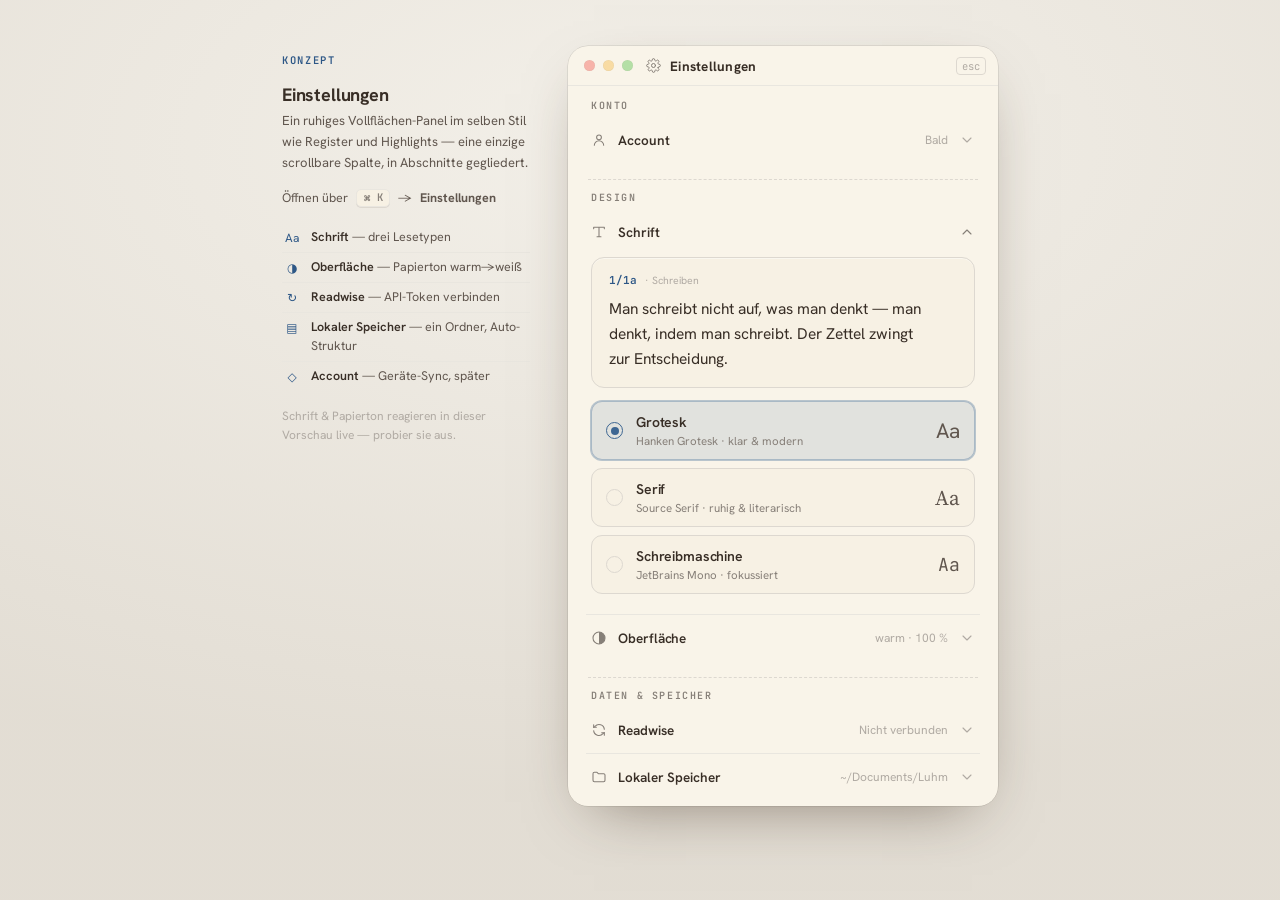
<file: project/Luhm 2.0 - Einstellungen (Konzept).html>
<!DOCTYPE html>
<html lang="de">
<head>
<meta charset="UTF-8" />
<meta name="viewport" content="width=device-width, initial-scale=1.0" />
<title>Luhm 2.0 · Einstellungen (Konzept)</title>
<link rel="preconnect" href="https://fonts.googleapis.com" />
<link rel="preconnect" href="https://fonts.gstatic.com" crossorigin />
<link href="https://fonts.googleapis.com/css2?family=Hanken+Grotesk:wght@400;500;600;700&family=JetBrains+Mono:wght@400;500;600&family=Source+Serif+4:opsz,wght@8..60,400;8..60,500;8..60,600&display=swap" rel="stylesheet" />
<link rel="stylesheet" href="z2-style.css" />
<style>
  html,body{ height:100%; margin:0; }
  body{
    background: radial-gradient(120% 90% at 50% 16%, oklch(0.955 0.010 86), oklch(0.90 0.014 82) 80%);
    display:flex; align-items:flex-start; justify-content:center; gap:38px;
    padding:46px 24px 60px; min-height:100%;
    font-family:'Hanken Grotesk', system-ui, sans-serif;
    color:var(--ink);
  }
  /* Konzept-Begleittext links */
  .konzept-note{ width:248px; flex:0 0 auto; padding-top:6px; }
  .konzept-note h1{ font-size:18px; font-weight:700; letter-spacing:-0.01em; margin:0 0 4px; color:var(--ink); }
  .konzept-note .kicker{ font-family:var(--mono); font-size:10.5px; font-weight:600; letter-spacing:.16em; text-transform:uppercase; color:var(--accent-ink); margin:0 0 14px; }
  .konzept-note p{ font-size:13px; line-height:1.62; color:var(--ink-soft); margin:0 0 13px; text-wrap:pretty; }
  .konzept-note .open-via{ display:inline-flex; align-items:center; gap:8px; font-size:12.5px; color:var(--ink-soft); margin-top:2px; }
  .konzept-note ul{ margin:4px 0 0; padding:0; list-style:none; }
  .konzept-note li{ display:flex; gap:9px; font-size:12.5px; line-height:1.5; color:var(--ink-soft); padding:5px 0; border-top:1px solid var(--line-soft); }
  .konzept-note li:first-child{ border-top:none; }
  .konzept-note li b{ color:var(--ink); font-weight:600; }
  .konzept-note li i{ color:var(--accent-ink); font-style:normal; flex:0 0 auto; width:20px; text-align:center; margin-top:1px; font-size:12px; }

  /* Fenster */
  #win{ width:430px; height:760px; flex:0 0 auto; }
  #win > .z2-win{ width:100%; height:100%; }

  /* ============ Einstellungen-Panel ============ */
  .z2-set{ flex:1; min-height:0; display:flex; flex-direction:column; }
  .z2-setbody{ flex:1; min-height:0; overflow-y:auto; padding:6px 18px 26px; }
  .z2-setbody::-webkit-scrollbar{ width:8px; }
  .z2-setbody::-webkit-scrollbar-thumb{ background:var(--line); border-radius:99px; }

  .z2-setsec{ padding-top:22px; }
  .z2-setsec:first-child{ padding-top:14px; }
  .z2-setlabel{ display:flex; align-items:center; gap:8px; font-family:var(--mono); font-size:10px; font-weight:600; letter-spacing:.15em; text-transform:uppercase; color:var(--ink-ghost); margin-bottom:12px; }
  .z2-setlabel svg{ width:13px; height:13px; color:var(--ink-faint); }
  .z2-sethint{ font-size:12px; line-height:1.55; color:var(--ink-faint); margin:10px 2px 0; text-wrap:pretty; }

  /* Akkordeon-Sektionen */
  .z2-acc{ border-top:1px solid var(--line-soft); }
  .z2-acc:first-of-type{ border-top:none; }
  .z2-acchead{ display:flex; align-items:center; gap:11px; width:100%; text-align:left; background:none; border:none; padding:14px 5px; cursor:pointer; color:var(--ink); font:inherit; border-radius:8px; transition: background .12s; }
  .z2-acchead:hover{ background:var(--paper-2); }
  .z2-accic{ flex:0 0 auto; display:inline-flex; color:var(--ink-faint); }
  .z2-accic svg{ width:16px; height:16px; }
  .z2-acctitle{ flex:0 0 auto; font-size:13.5px; font-weight:600; letter-spacing:-0.005em; color:var(--ink); }
  .z2-accval{ flex:1; min-width:0; text-align:right; font-size:12px; color:var(--ink-ghost); white-space:nowrap; overflow:hidden; text-overflow:ellipsis; transition: opacity .16s; }
  .z2-acc.open .z2-accval{ opacity:0; }
  .z2-accchev{ flex:0 0 auto; display:inline-flex; color:var(--ink-ghost); transition: transform .22s ease, color .12s; }
  .z2-accchev svg{ width:16px; height:16px; }
  .z2-acc.open .z2-accchev{ transform:rotate(180deg); color:var(--ink-faint); }
  .z2-accbody{ display:none; }
  .z2-acc.open .z2-accbody{ display:block; }
  .z2-accpad{ padding:2px 5px 20px; }
  .z2-accpad .z2-preview{ margin-bottom:13px; }

  /* Themen-Gruppen */
  .z2-grouphead{ font-family:var(--mono); font-size:10px; font-weight:600; letter-spacing:.16em; text-transform:uppercase; color:var(--ink-faint); padding:7px 5px 5px; }
  .z2-groupsep{ border:none; border-top:1px dashed var(--line); margin:16px 2px 4px; }
  .z2-acc{ border-top:1px solid var(--line-soft); }
  .z2-grouphead + .z2-acc{ border-top:none; }

  /* Live-Vorschau (Mini-Zettel) */
  .z2-preview{ border:1px solid var(--line); border-radius:13px; background:var(--paper-top); padding:15px 17px 16px; box-shadow: inset 0 1px 0 oklch(1 0 0 / .4); }
  .z2-preview-top{ display:flex; flex-wrap:nowrap; align-items:baseline; gap:8px; margin-bottom:9px; }
  .z2-preview-addr{ font-family:var(--mono); font-size:11px; font-weight:600; color:var(--accent-ink); }
  .z2-preview-reihe{ font-size:10.5px; color:var(--ink-ghost); }
  .z2-preview-body{ font-size:15.5px; line-height:1.62; color:var(--ink); text-wrap:pretty; }

  /* Schrift-Optionen */
  .z2-fonts{ display:flex; flex-direction:column; gap:8px; }
  .z2-fontopt{ display:flex; align-items:center; gap:13px; width:100%; text-align:left; background:var(--paper-top); border:1px solid var(--line); border-radius:11px; padding:11px 14px; cursor:pointer; transition: border-color .14s, background .14s, box-shadow .14s; }
  .z2-fontopt:hover{ border-color:var(--line); background:var(--paper-2); }
  .z2-fontopt.on{ border-color:var(--accent-line); background:var(--accent-wash); box-shadow: 0 0 0 1px var(--accent-line); }
  .z2-fontradio{ flex:0 0 auto; width:17px; height:17px; border-radius:50%; border:1.5px solid var(--line); display:inline-flex; align-items:center; justify-content:center; transition: border-color .14s; }
  .z2-fontopt.on .z2-fontradio{ border-color:var(--accent); }
  .z2-fontradio i{ width:8px; height:8px; border-radius:50%; background:var(--accent); transform:scale(0); transition: transform .14s; }
  .z2-fontopt.on .z2-fontradio i{ transform:scale(1); }
  .z2-fonttext{ flex:1; min-width:0; }
  .z2-fontname{ display:block; font-size:14px; font-weight:600; color:var(--ink); letter-spacing:-0.01em; }
  .z2-fontmeta{ display:block; font-size:11.5px; color:var(--ink-faint); margin-top:2px; }
  .z2-fontsample{ flex:0 0 auto; font-size:21px; color:var(--ink-soft); line-height:1; }

  /* Regler */
  .z2-slider-wrap{ background:var(--paper-top); border:1px solid var(--line); border-radius:12px; padding:15px 16px 13px; }
  .z2-slider-ends{ display:flex; justify-content:space-between; font-size:11.5px; color:var(--ink-faint); margin-bottom:11px; }
  .z2-slider-ends b{ color:var(--ink-soft); font-weight:600; }
  input[type=range].z2-range{ -webkit-appearance:none; appearance:none; width:100%; height:10px; border-radius:99px; outline:none; cursor:pointer;
    background: linear-gradient(90deg, oklch(0.955 0.030 86), oklch(1 0 0)); border:1px solid var(--line); }
  input[type=range].z2-range::-webkit-slider-thumb{ -webkit-appearance:none; appearance:none; width:22px; height:22px; border-radius:50%; background:var(--paper); border:1px solid var(--line); box-shadow:0 2px 6px -1px oklch(0.3 0.04 60 / .4), inset 0 0 0 3px var(--paper); cursor:grab; }
  input[type=range].z2-range::-webkit-slider-thumb:active{ cursor:grabbing; }
  input[type=range].z2-range::-moz-range-thumb{ width:22px; height:22px; border-radius:50%; background:var(--paper); border:1px solid var(--line); box-shadow:0 2px 6px -1px oklch(0.3 0.04 60 / .4), inset 0 0 0 3px var(--paper); cursor:grab; }
  .z2-slider-val{ display:flex; align-items:center; justify-content:space-between; gap:10px; margin-top:11px; font-size:12px; color:var(--ink-faint); }
  .z2-slider-val span{ white-space:nowrap; }
  .z2-slider-val .v{ font-family:var(--mono); color:var(--ink-soft); }

  /* Felder & Buttons */
  .z2-field{ display:flex; gap:8px; align-items:stretch; }
  .z2-input{ flex:1; min-width:0; height:38px; padding:0 12px; border:1px solid var(--line); border-radius:9px; background:var(--paper-top); font:inherit; font-size:13px; color:var(--ink); outline:none; transition: border-color .14s, box-shadow .14s; }
  .z2-input::placeholder{ color:var(--ink-ghost); }
  .z2-input:focus{ border-color:var(--accent-line); box-shadow: 0 0 0 3px var(--accent-wash); }
  .z2-input.mono{ font-family:var(--mono); font-size:12px; }
  .z2-btn{ display:inline-flex; align-items:center; justify-content:center; gap:7px; height:38px; padding:0 15px; border-radius:9px; font:inherit; font-size:13px; font-weight:600; cursor:pointer; white-space:nowrap; transition: background .14s, border-color .14s, color .14s; }
  .z2-btn.primary{ background:var(--accent); border:1px solid var(--accent); color:oklch(0.99 0.005 250); }
  .z2-btn.primary:hover{ background:var(--accent-ink); }
  .z2-btn.ghost{ background:var(--paper-top); border:1px solid var(--line); color:var(--ink-soft); }
  .z2-btn.ghost:hover{ border-color:var(--accent-line); color:var(--accent-ink); }
  .z2-btn svg{ width:15px; height:15px; }

  /* Status-Pille */
  .z2-status{ display:inline-flex; align-items:center; gap:7px; white-space:nowrap; font-size:12px; font-weight:600; color:var(--ink-soft); margin-bottom:11px; }
  .z2-dot{ width:8px; height:8px; border-radius:50%; flex:0 0 auto; }
  .z2-dot.off{ background:var(--ink-ghost); }
  .z2-dot.on{ background:oklch(0.62 0.13 150); box-shadow:0 0 0 3px oklch(0.62 0.13 150 / .18); }
  .z2-substatus{ font-size:11.5px; color:var(--ink-faint); margin-top:9px; }
  .z2-substatus b{ color:var(--ink-soft); font-weight:600; }

  /* Ordner-Struktur */
  .z2-tree{ margin-top:11px; background:var(--paper-2); border:1px solid var(--line-soft); border-radius:11px; padding:11px 14px; }
  .z2-trow{ display:flex; align-items:baseline; gap:10px; font-family:var(--mono); font-size:12px; line-height:1.9; }
  .z2-trow .nm{ flex:0 0 auto; }
  .z2-trow .cmt{ flex:1; text-align:right; color:var(--ink-ghost); font-size:11px; overflow:hidden; text-overflow:ellipsis; white-space:nowrap; }
  .z2-tree .root{ color:var(--ink); font-weight:600; }
  .z2-tree .sub{ color:var(--accent-ink); font-weight:600; }
  .z2-tree .file{ color:var(--ink-faint); font-size:11px; }

  /* Account (später) */
  .z2-soon{ display:flex; align-items:center; gap:13px; background:var(--paper-2); border:1px dashed var(--line); border-radius:12px; padding:14px 15px; }
  .z2-soon-ic{ flex:0 0 auto; width:34px; height:34px; border-radius:9px; background:var(--paper-top); border:1px solid var(--line-soft); display:inline-flex; align-items:center; justify-content:center; color:var(--ink-faint); }
  .z2-soon-ic svg{ width:17px; height:17px; }
  .z2-soon-txt{ flex:1; min-width:0; }
  .z2-soon-txt .t{ font-size:13.5px; font-weight:600; color:var(--ink-soft); }
  .z2-soon-txt .d{ font-size:11.5px; color:var(--ink-faint); margin-top:1px; }
  .z2-badge{ flex:0 0 auto; font-size:10px; font-weight:700; letter-spacing:.04em; color:var(--ink-ghost); background:var(--paper-top); border:1px solid var(--line-soft); border-radius:99px; padding:3px 9px; }

  @media (max-width: 760px){
    body{ flex-direction:column; align-items:center; }
    .konzept-note{ width:430px; max-width:92vw; }
  }
</style>
</head>
<body>

  <aside class="konzept-note">
    <p class="kicker">Konzept</p>
    <h1>Einstellungen</h1>
    <p>Ein ruhiges Vollflächen-Panel im selben Stil wie Register und Highlights — eine einzige scrollbare Spalte, in Abschnitte gegliedert.</p>
    <div class="open-via">Öffnen über <span class="z2-kc"><span class="z2-kc-s">⌘</span><span class="z2-kc-s">K</span></span> → <b>Einstellungen</b></div>
    <ul style="margin-top:16px;">
      <li><i>Aa</i><span><b>Schrift</b> — drei Lesetypen</span></li>
      <li><i>◑</i><span><b>Oberfläche</b> — Papierton warm→weiß</span></li>
      <li><i>↻</i><span><b>Readwise</b> — API-Token verbinden</span></li>
      <li><i>▤</i><span><b>Lokaler Speicher</b> — ein Ordner, Auto-Struktur</span></li>
      <li><i>◇</i><span><b>Account</b> — Geräte-Sync, später</span></li>
    </ul>
    <p style="margin-top:16px; font-size:12px; color:var(--ink-ghost);">Schrift &amp; Papierton reagieren in dieser Vorschau live — probier sie aus.</p>
  </aside>

  <div id="win">
    <div class="z2-win v-blatt" id="zwin">
      <!-- Fensterkopf als Panel-Kopf -->
      <div class="z2-panelhead">
        <span class="z2-lights" style="margin-right:4px;">
          <span style="background:#f3655b;"></span><span style="background:#f5bd4f;"></span><span style="background:#61c554;"></span>
        </span>
        <span class="z2-setic" style="display:inline-flex;color:var(--ink-faint);">
          <svg viewBox="0 0 24 24" width="15" height="15" fill="none" stroke="currentColor" stroke-width="1.6" stroke-linecap="round" stroke-linejoin="round"><circle cx="12" cy="12" r="3.2"/><path d="M19.4 15a1.6 1.6 0 0 0 .3 1.8l.1.1a2 2 0 1 1-2.8 2.8l-.1-.1a1.6 1.6 0 0 0-1.8-.3 1.6 1.6 0 0 0-1 1.5V21a2 2 0 1 1-4 0v-.1a1.6 1.6 0 0 0-1-1.5 1.6 1.6 0 0 0-1.8.3l-.1.1a2 2 0 1 1-2.8-2.8l.1-.1a1.6 1.6 0 0 0 .3-1.8 1.6 1.6 0 0 0-1.5-1H3a2 2 0 1 1 0-4h.1a1.6 1.6 0 0 0 1.5-1 1.6 1.6 0 0 0-.3-1.8l-.1-.1a2 2 0 1 1 2.8-2.8l.1.1a1.6 1.6 0 0 0 1.8.3H9a1.6 1.6 0 0 0 1-1.5V3a2 2 0 1 1 4 0v.1a1.6 1.6 0 0 0 1 1.5 1.6 1.6 0 0 0 1.8-.3l.1-.1a2 2 0 1 1 2.8 2.8l-.1.1a1.6 1.6 0 0 0-.3 1.8V9a1.6 1.6 0 0 0 1.5 1H21a2 2 0 1 1 0 4h-.1a1.6 1.6 0 0 0-1.5 1z"/></svg>
        </span>
        <span class="z2-paneltitle">Einstellungen</span>
        <span class="z2-flex"></span>
        <span class="z2-cmdesc">esc</span>
      </div>

      <div class="z2-set">
        <div class="z2-setbody">

          <!-- �· KONTO ·──────────────────────── -->
          <div class="z2-grouphead">Konto</div>
          <div class="z2-acc" data-acc>
            <button class="z2-acchead" type="button">
              <span class="z2-accic"><svg viewBox="0 0 24 24" fill="none" stroke="currentColor" stroke-width="1.6" stroke-linecap="round" stroke-linejoin="round"><circle cx="12" cy="8" r="3.6"/><path d="M5 20a7 7 0 0 1 14 0"/></svg></span>
              <span class="z2-acctitle">Account</span>
              <span class="z2-accval">Bald</span>
              <span class="z2-accchev"><svg viewBox="0 0 24 24" fill="none" stroke="currentColor" stroke-width="1.7" stroke-linecap="round" stroke-linejoin="round"><path d="m6 9 6 6 6-6"/></svg></span>
            </button>
            <div class="z2-accbody"><div class="z2-accinner"><div class="z2-accpad">
              <div class="z2-soon">
                <span class="z2-soon-ic"><svg viewBox="0 0 24 24" fill="none" stroke="currentColor" stroke-width="1.6" stroke-linecap="round" stroke-linejoin="round"><circle cx="12" cy="8" r="3.6"/><path d="M5 20a7 7 0 0 1 14 0"/></svg></span>
                <span class="z2-soon-txt"><span class="t">Account anlegen</span><span class="d">Sync &amp; Backup über mehrere Geräte hinweg.</span></span>
                <span class="z2-badge">BALD</span>
              </div>
            </div></div></div>
          </div>

          <!-- �· DESIGN ·──────────────────────── -->
          <hr class="z2-groupsep" />
          <div class="z2-grouphead">Design</div>
          <div class="z2-acc open" data-acc>
            <button class="z2-acchead" type="button">
              <span class="z2-accic"><svg viewBox="0 0 24 24" fill="none" stroke="currentColor" stroke-width="1.6" stroke-linecap="round" stroke-linejoin="round"><path d="M4 7V5h16v2M9 19h6M12 5v14"/></svg></span>
              <span class="z2-acctitle">Schrift</span>
              <span class="z2-accval" id="valSchrift">Grotesk</span>
              <span class="z2-accchev"><svg viewBox="0 0 24 24" fill="none" stroke="currentColor" stroke-width="1.7" stroke-linecap="round" stroke-linejoin="round"><path d="m6 9 6 6 6-6"/></svg></span>
            </button>
            <div class="z2-accbody"><div class="z2-accinner"><div class="z2-accpad">
              <div class="z2-preview" id="preview">
                <div class="z2-preview-top">
                  <span class="z2-preview-addr">1/1a</span>
                  <span class="z2-preview-reihe">· Schreiben</span>
                </div>
                <div class="z2-preview-body" id="previewBody">Man schreibt nicht auf, was man denkt — man denkt, indem man schreibt. Der Zettel zwingt zur Entscheidung.</div>
              </div>
              <div class="z2-fonts" id="fonts">
                <button class="z2-fontopt on" data-font="'Hanken Grotesk', system-ui, sans-serif" data-name="Grotesk">
                  <span class="z2-fontradio"><i></i></span>
                  <span class="z2-fonttext"><span class="z2-fontname">Grotesk</span><span class="z2-fontmeta">Hanken Grotesk · klar &amp; modern</span></span>
                  <span class="z2-fontsample" style="font-family:'Hanken Grotesk',sans-serif;">Aa</span>
                </button>
                <button class="z2-fontopt" data-font="'Source Serif 4', Georgia, serif" data-name="Serif">
                  <span class="z2-fontradio"><i></i></span>
                  <span class="z2-fonttext"><span class="z2-fontname">Serif</span><span class="z2-fontmeta">Source Serif · ruhig &amp; literarisch</span></span>
                  <span class="z2-fontsample" style="font-family:'Source Serif 4',serif;">Aa</span>
                </button>
                <button class="z2-fontopt" data-font="'JetBrains Mono', ui-monospace, monospace" data-name="Schreibmaschine">
                  <span class="z2-fontradio"><i></i></span>
                  <span class="z2-fonttext"><span class="z2-fontname">Schreibmaschine</span><span class="z2-fontmeta">JetBrains Mono · fokussiert</span></span>
                  <span class="z2-fontsample" style="font-family:'JetBrains Mono',monospace;font-size:18px;">Aa</span>
                </button>
              </div>
            </div></div></div>
          </div>
          <div class="z2-acc" data-acc>
            <button class="z2-acchead" type="button">
              <span class="z2-accic"><svg viewBox="0 0 24 24" fill="none" stroke="currentColor" stroke-width="1.6"><circle cx="12" cy="12" r="9"/><path d="M12 3a9 9 0 0 1 0 18z" fill="currentColor" stroke="none"/></svg></span>
              <span class="z2-acctitle">Oberfläche</span>
              <span class="z2-accval" id="valPaper">warm · 100 %</span>
              <span class="z2-accchev"><svg viewBox="0 0 24 24" fill="none" stroke="currentColor" stroke-width="1.7" stroke-linecap="round" stroke-linejoin="round"><path d="m6 9 6 6 6-6"/></svg></span>
            </button>
            <div class="z2-accbody"><div class="z2-accinner"><div class="z2-accpad">
              <div class="z2-slider-wrap">
                <div class="z2-slider-ends"><b>Warm</b><b>Weiß</b></div>
                <input type="range" class="z2-range" id="paperRange" min="0" max="100" value="0" />
                <div class="z2-slider-val"><span>Tönung des Papiers</span><span class="v" id="paperVal">warm · 100 %</span></div>
              </div>
              <div class="z2-sethint">Verschiebt die gesamte Zetteloberfläche stufenlos vom heutigen warmen Karteikarten-Ton bis zu reinem Weiß.</div>
            </div></div></div>
          </div>

          <!-- �· DATEN & SPEICHER ·──────────────── -->
          <hr class="z2-groupsep" />
          <div class="z2-grouphead">Daten &amp; Speicher</div>
          <div class="z2-acc" data-acc>
            <button class="z2-acchead" type="button">
              <span class="z2-accic"><svg viewBox="0 0 24 24" fill="none" stroke="currentColor" stroke-width="1.6" stroke-linecap="round" stroke-linejoin="round"><path d="M20 11a8 8 0 0 0-14-4.5L4 8"/><path d="M4 4v4h4"/><path d="M4 13a8 8 0 0 0 14 4.5L20 16"/><path d="M20 20v-4h-4"/></svg></span>
              <span class="z2-acctitle">Readwise</span>
              <span class="z2-accval">Nicht verbunden</span>
              <span class="z2-accchev"><svg viewBox="0 0 24 24" fill="none" stroke="currentColor" stroke-width="1.7" stroke-linecap="round" stroke-linejoin="round"><path d="m6 9 6 6 6-6"/></svg></span>
            </button>
            <div class="z2-accbody"><div class="z2-accinner"><div class="z2-accpad">
              <div class="z2-status"><span class="z2-dot off"></span> Nicht verbunden</div>
              <div class="z2-field">
                <input class="z2-input mono" type="password" placeholder="Readwise API-Token einfügen" value="••••••••••••••••" />
                <button class="z2-btn primary">Verbinden</button>
              </div>
              <div class="z2-substatus">Token unter <b>readwise.io/access_token</b> erzeugen. Nach dem Verbinden werden Highlights automatisch geladen.</div>
            </div></div></div>
          </div>
          <div class="z2-acc" data-acc>
            <button class="z2-acchead" type="button">
              <span class="z2-accic"><svg viewBox="0 0 24 24" fill="none" stroke="currentColor" stroke-width="1.6" stroke-linecap="round" stroke-linejoin="round"><path d="M3 7a2 2 0 0 1 2-2h4l2 2h8a2 2 0 0 1 2 2v8a2 2 0 0 1-2 2H5a2 2 0 0 1-2-2z"/></svg></span>
              <span class="z2-acctitle">Lokaler Speicher</span>
              <span class="z2-accval">~/Documents/Luhm</span>
              <span class="z2-accchev"><svg viewBox="0 0 24 24" fill="none" stroke="currentColor" stroke-width="1.7" stroke-linecap="round" stroke-linejoin="round"><path d="m6 9 6 6 6-6"/></svg></span>
            </button>
            <div class="z2-accbody"><div class="z2-accinner"><div class="z2-accpad">
              <div class="z2-field">
                <input class="z2-input mono" type="text" value="~/Documents/Luhm" readonly />
                <button class="z2-btn ghost">Ordner wählen</button>
              </div>
              <div class="z2-tree">
                <div class="z2-trow"><span class="nm root">Luhm/</span></div>
                <div class="z2-trow" style="padding-left:16px;"><span class="nm sub">Zettel/</span><span class="cmt"># Notizen als .md</span></div>
                <div class="z2-trow" style="padding-left:32px;"><span class="nm file">1-1.md · 1-1a.md …</span></div>
                <div class="z2-trow" style="padding-left:16px;"><span class="nm sub">Highlights/</span><span class="cmt"># Readwise als .md</span></div>
                <div class="z2-trow" style="padding-left:32px;"><span class="nm file">Ahrens.md · Luhmann.md …</span></div>
              </div>
              <div class="z2-sethint">Alle Notizen werden ohnehin laufend als Markdown gesichert — du gibst nur den Ort an, die Unterordner <b>Zettel</b> und <b>Highlights</b> entstehen automatisch.</div>
            </div></div></div>
          </div>

        </div>
      </div>
    </div>
  </div>

<script>
  // — Akkordeon —
  document.querySelectorAll('.z2-acc').forEach((acc) => {
    acc.querySelector('.z2-acchead').addEventListener('click', () => acc.classList.toggle('open'));
  });

  // — Schrift live —
  const previewBody = document.getElementById('previewBody');
  const valSchrift = document.getElementById('valSchrift');
  document.getElementById('fonts').addEventListener('click', (e) => {
    const opt = e.target.closest('.z2-fontopt');
    if (!opt) return;
    document.querySelectorAll('.z2-fontopt').forEach(o => o.classList.toggle('on', o === opt));
    previewBody.style.fontFamily = opt.dataset.font;
    valSchrift.textContent = opt.dataset.name;
  });

  // — Papierton live (warm → weiß) —
  // Endpunkte: warmes Papier  oklch(0.968 0.016 86)  →  Weiß oklch(1 0 0)
  const win = document.getElementById('zwin');
  const range = document.getElementById('paperRange');
  const val = document.getElementById('paperVal');
  const valPaper = document.getElementById('valPaper');
  const lerp = (a, b, t) => a + (b - a) * t;
  function applyPaper(t) {
    // t: 0 = warm, 1 = weiß
    const paper    = `oklch(${lerp(0.968,1.0,t).toFixed(4)} ${lerp(0.016,0,t).toFixed(4)} 86)`;
    const paper2   = `oklch(${lerp(0.948,0.992,t).toFixed(4)} ${lerp(0.018,0,t).toFixed(4)} 84)`;
    const paperTop = `oklch(${lerp(0.958,0.997,t).toFixed(4)} ${lerp(0.018,0,t).toFixed(4)} 85)`;
    const line     = `oklch(${lerp(0.885,0.905,t).toFixed(4)} ${lerp(0.012,0,t).toFixed(4)} 82)`;
    const lineSoft = `oklch(${lerp(0.925,0.945,t).toFixed(4)} ${lerp(0.010,0,t).toFixed(4)} 84)`;
    win.style.setProperty('--paper', paper);
    win.style.setProperty('--paper-2', paper2);
    win.style.setProperty('--paper-top', paperTop);
    win.style.setProperty('--line', line);
    win.style.setProperty('--line-soft', lineSoft);
    win.style.background = paper;
    const pct = Math.round(t * 100);
    const label = t < 0.04 ? 'warm · 100 %' : (t > 0.96 ? 'weiß · 100 %' : `${100 - pct} % warm`);
    val.textContent = label;
    valPaper.textContent = label;
  }
  range.addEventListener('input', () => applyPaper(range.value / 100));
  applyPaper(0);
</script>
</body>
</html>
</file>
<file: project/z2-style.css>
:root{
    /* warmes Karteikarten-Papier, blau-graue Tinte */
    --paper:    oklch(0.968 0.016 86);
    --paper-2:  oklch(0.948 0.018 84);
    --paper-top:oklch(0.958 0.018 85);
    --ink:      oklch(0.31 0.020 60);
    --ink-soft: oklch(0.46 0.018 62);
    --ink-faint:oklch(0.60 0.014 64);
    --ink-ghost:oklch(0.74 0.012 70);
    --line:     oklch(0.885 0.012 82);
    --line-soft:oklch(0.925 0.010 84);
    --rule:     oklch(0.905 0.014 82);
    --accent:   oklch(0.50 0.085 252);
    --accent-ink:oklch(0.45 0.090 252);
    --accent-wash:oklch(0.50 0.085 252 / 0.12);
    --accent-line:oklch(0.50 0.085 252 / 0.34);
    --sans: 'Hanken Grotesk', system-ui, sans-serif;
    --mono: 'JetBrains Mono', ui-monospace, monospace;
  }
  *{ box-sizing: border-box; }
  button, input, textarea, select{ font-family: inherit; }
  html,body{ margin:0; padding:0; height:100%; }
  body{ font-family: var(--sans); color: var(--ink); -webkit-font-smoothing: antialiased; text-rendering: optimizeLegibility; background: oklch(0.93 0.008 80); }
  #root{ height:100vh; }
  .mono{ font-family: var(--mono); }

  /* ====================== Fenster ====================== */
  .z2-win{
    position:relative; width:100%; height:100%;
    background: var(--paper);
    border-radius: 20px; overflow:hidden;
    display:flex; flex-direction:column;
    box-shadow: 0 0 0 0.5px oklch(0.3 0.02 60 / 0.18), 0 22px 60px -26px oklch(0.3 0.04 60 / 0.55);
    outline:none;
    font-size:15px;
    /* UI-Grundschrift fest verankern, damit sie nicht von einem Wrapper
       (z. B. DesignCanvas) überschrieben werden kann. Die Lesefläche setzt
       ihre eigene Schrift explizit. */
    font-family: var(--sans);
  }
  .z2-win:focus-visible{ box-shadow: 0 0 0 0.5px var(--accent-line), 0 22px 60px -26px oklch(0.3 0.04 60 / 0.55); }

  .z2-top{
    height:40px; flex:0 0 40px; display:flex; align-items:center; gap:12px;
    padding:0 14px; border-bottom:1px solid var(--line-soft);
    background: var(--paper-top);
  }
  .z2-flex{ flex:1; }
  .z2-lights{ display:flex; gap:8px; align-items:center; flex:0 0 auto; }
  .z2-lights span{ width:11px; height:11px; border-radius:50%; display:block; box-shadow: inset 0 0 0 0.5px rgba(0,0,0,.12); transition: opacity .2s; }
  .v-blatt .z2-lights span{ opacity:.45; }
  .v-blatt:hover .z2-lights span{ opacity:1; }

  /* Karteikarten-Reiter (Variante A) */
  .z2-tab{ display:inline-flex; align-items:baseline; gap:6px; padding:3px 11px; border-radius:7px; background: var(--paper); border:1px solid var(--line-soft); }
  .z2-tabaddr{ font-family:var(--mono); font-size:12.5px; font-weight:600; color:var(--accent-ink); letter-spacing:-0.02em; }
  .z2-tabreihe{ font-size:11.5px; color:var(--ink-faint); }
  .z2-topreihe{ font-size:11.5px; font-weight:500; color:var(--ink-faint); letter-spacing:.02em; }
  .z2-topaddr{ font-family:var(--mono); font-size:11.5px; color:var(--ink-ghost); letter-spacing:-0.02em; flex:0 0 auto; }
  .z2-titlefield{ flex:1 1 auto; min-width:0; border:none; background:transparent; font-family:var(--sans); font-size:13.5px; font-weight:600; color:var(--ink-soft); letter-spacing:-0.005em; outline:none; padding:3px 6px; border-radius:6px; transition: background .14s; }
  .z2-titlefield::placeholder{ color:var(--ink-ghost); font-weight:500; }
  .z2-titlefield:hover{ background:var(--paper); }
  .z2-titlefield:focus{ background:var(--paper); box-shadow: inset 0 0 0 1px var(--line-soft); color:var(--ink); }

  .z2-jump{ display:inline-flex; align-items:center; gap:6px; height:26px; padding:0 9px; border:none; border-radius:7px; background:transparent; color:var(--ink-ghost); font:inherit; font-size:11.5px; font-weight:600; cursor:pointer; transition: color .15s, background .15s; }
  .z2-jump svg{ width:14px; height:14px; }
  .z2-jump span{ font-family:var(--mono); letter-spacing:-0.02em; }
  .z2-jump:hover{ color:var(--accent-ink); background:var(--accent-wash); }
  .v-blatt .z2-jump{ opacity:0; }
  .v-blatt:hover .z2-jump{ opacity:1; }

  /* ====================== Bühne ====================== */
  .z2-stage{ position:relative; flex:1; min-height:0; overflow:hidden; }
  .z2-card{ position:absolute; inset:0; padding:26px 30px 22px; display:flex; flex-direction:column; }
  .v-faden .z2-card{ padding-left:64px; }
  .v-blatt .z2-card{ padding:30px 32px 30px; }
  /* „Nur der nächste": kurze Rückmeldung, wenn Erstellen blockiert ist */
  .z2-card.nudge{ animation: cardNudge .36s cubic-bezier(.36,.07,.19,.97); }
  @keyframes cardNudge{ 0%,100%{ transform:translateX(0); } 18%{ transform:translateX(-5px); } 38%{ transform:translateX(4px); } 58%{ transform:translateX(-3px); } 78%{ transform:translateX(2px); } }

  /* Karten-Wechsel-Animationen */
  /* Eintritt: sichtbarer Endzustand ist die Basis (opacity:1). Animiert wird nur
     ein Transform-Slide — friert eine Aufnahme im Startframe ein, bleibt der
     Inhalt trotzdem lesbar. */
  .z2-card.dir-down{ animation: slideUp .34s cubic-bezier(.2,.7,.25,1); }
  .z2-card.dir-up{ animation: slideDown .34s cubic-bezier(.2,.7,.25,1); }
  .z2-card.dir-right{ animation: slideLeft .34s cubic-bezier(.2,.7,.25,1); }
  .z2-card.dir-left{ animation: slideRight .34s cubic-bezier(.2,.7,.25,1); }
  @keyframes slideUp{ from{ opacity:.3; transform: translateY(22px); } to{ opacity:1; transform:none; } }
  @keyframes slideDown{ from{ opacity:.3; transform: translateY(-22px); } to{ opacity:1; transform:none; } }
  @keyframes slideLeft{ from{ opacity:.3; transform: translateX(24px); } to{ opacity:1; transform:none; } }
  @keyframes slideRight{ from{ opacity:.3; transform: translateX(-24px); } to{ opacity:1; transform:none; } }
  @keyframes fadeIn{ from{ opacity:0; } to{ opacity:1; } }

  .z2-blattaddr{ position:absolute; left:32px; bottom:14px; font-family:var(--mono); font-size:11.5px; color:var(--ink-ghost); letter-spacing:-0.02em; }

  /* ====================== Schreibfläche ====================== */
  .z2-sheetwrap{ position:relative; flex:1; min-height:0; }
  .z2-sheet{
    height:100%; outline:none; color:var(--ink);
    font-family: var(--reading-font, var(--sans));
    font-size:16.5px; line-height:28px; font-weight:400;
    caret-color: var(--accent); overflow-y:auto;
    white-space: pre-wrap; word-break: break-word;
  }
  .z2-sheet.ruled{
    background-image: repeating-linear-gradient(transparent 0 27px, var(--rule) 27px 28px);
    background-attachment: local;
  }
  .z2-sheet.plain{ font-size:17px; line-height:30px; }
  .z2-sheet:empty:before{ content: attr(data-placeholder); color: var(--ink-ghost); }
  .z2-sheet::-webkit-scrollbar{ width:8px; }
  .z2-sheet::-webkit-scrollbar-thumb{ background: var(--line); border-radius:99px; }
  .z2-sheet div, .z2-sheet h1, .z2-sheet h2, .z2-sheet h3, .z2-sheet h4, .z2-sheet h5, .z2-sheet h6{ min-height:28px; font-size:inherit; font-weight:inherit; line-height:inherit; margin:0; }
  .z2-sheet *{ caret-color: var(--accent); }

  /* @-Verweismarke im Text */
  .atlink{
    font-family:var(--mono); font-size:0.88em; font-weight:600;
    color:var(--accent-ink); background:var(--accent-wash);
    padding:0 4px; border-radius:5px; cursor:pointer; user-select:none;
    white-space:nowrap; transition: background .14s;
  }
  .atlink:hover{ background: oklch(0.50 0.085 252 / 0.22); }

  /* @-Suchmenü */
  .z2-atmenu{
    position:absolute; min-width:220px; max-width:300px; z-index:30;
    background:var(--paper); border:1px solid var(--line); border-radius:11px;
    box-shadow:0 16px 40px -20px oklch(0.3 0.04 60 / .55); padding:5px;
  }
  .z2-atrow{ display:flex; align-items:baseline; gap:9px; width:100%; text-align:left; background:none; border:none; padding:7px 8px; border-radius:7px; cursor:pointer; }
  .z2-atrow.on{ background:var(--accent-wash); }
  .z2-atid{ font-family:var(--mono); font-size:12.5px; font-weight:600; color:var(--accent-ink); flex:0 0 auto; }
  .z2-attxt{ font-size:12.5px; color:var(--ink-faint); overflow:hidden; text-overflow:ellipsis; white-space:nowrap; min-width:0; }
  .z2-atempty{ font-size:12.5px; color:var(--ink-ghost); font-style:italic; padding:8px; }

  /* Auswahl-Formatierblase (Fett / Kursiv / Unterstrichen) */
  .z2-fmt{ position:absolute; z-index:35; transform:translate(-50%, calc(-100% - 8px)); display:flex; gap:1px; padding:3px; background:var(--ink); border-radius:9px; box-shadow:0 10px 26px -10px oklch(0.3 0.04 60 / .6); }
  .z2-fmt::after{ content:""; position:absolute; left:50%; top:100%; transform:translateX(-50%); border:5px solid transparent; border-top-color:var(--ink); }
  .z2-fmt.below{ transform:translate(-50%, 8px); }
  .z2-fmt.below::after{ top:auto; bottom:100%; border-top-color:transparent; border-bottom-color:var(--ink); }
  .z2-fmtb{ width:30px; height:28px; display:flex; align-items:center; justify-content:center; border:none; background:none; color:oklch(1 0 0 / .82); font-size:13.5px; line-height:1; border-radius:6px; cursor:pointer; transition:background .12s, color .12s; }
  .z2-fmtb:hover{ background:oklch(1 0 0 / .16); color:#fff; }

  /* ====================== Variante A — Rand-Stummel ====================== */
  .z2-peek{
    position:absolute; border:none; cursor:pointer; padding:0;
    background: var(--paper-2);
    box-shadow: 0 0 0 0.5px var(--line) inset;
    display:flex; align-items:center; justify-content:center;
    color:var(--ink-faint); transition: background .16s, color .16s, transform .16s;
  }
  .z2-peeklabel{ font-family:var(--mono); font-size:10.5px; font-weight:600; letter-spacing:-0.02em; }
  .z2-peek-bottom{ left:14px; right:14px; bottom:0; height:16px; border-radius:7px 7px 0 0; }
  .z2-peek-top{ left:14px; right:14px; top:0; height:14px; border-radius:0 0 7px 7px; opacity:.7; }
  .z2-peek-right{ top:50%; transform: translateY(-50%); right:0; width:15px; height:74px; border-radius:8px 0 0 8px; }
  .z2-peek-right .z2-peeklabel{ writing-mode: vertical-rl; transform: rotate(180deg); }
  .z2-peek:hover{ background: var(--accent-wash); color: var(--accent-ink); }
  .z2-peek-bottom:hover{ transform: translateY(-2px); }
  .z2-peek-right:hover{ transform: translateY(-50%) translateX(-2px); }

  /* ====================== Variante B — Hinweiszeile ====================== */
  .z2-navhint{
    position:absolute; left:0; right:0; bottom:0; display:flex; justify-content:center; gap:18px;
    padding:10px; font-size:11.5px; color:var(--ink-ghost);
    opacity:0; transition: opacity .5s ease; pointer-events:none;
  }
  .z2-navhint.on{ opacity:1; }
  .z2-navhint span{ display:inline-flex; align-items:center; gap:6px; }
  .z2-kc{ font-family:var(--mono); font-style:normal; font-weight:600; font-size:10.5px; line-height:1; color:var(--ink-faint); background:var(--paper-top); border:1px solid var(--line-soft); border-radius:5px; min-height:18px; padding:2px 5px; display:inline-flex; align-items:center; justify-content:center; gap:4px; box-shadow:0 1px 0 0 var(--line); vertical-align:middle; }
  .z2-kc-s{ display:inline-flex; align-items:center; justify-content:center; min-width:9px; height:11px; line-height:1; }

  /* ====================== Variante C — Faden ====================== */
  .z2-thread{ position:absolute; left:0; top:0; bottom:0; width:46px; display:flex; flex-direction:column; align-items:center; padding:30px 0; z-index:4; }
  .z2-threadline{ position:absolute; top:34px; bottom:34px; left:50%; width:1.5px; background:var(--line); transform:translateX(-50%); }
  .z2-tick{ position:relative; flex:0 0 auto; width:46px; height:0; margin:14px 0; border:none; background:none; cursor:pointer; display:flex; align-items:center; justify-content:center; }
  .z2-tickdot{ width:7px; height:7px; border-radius:50%; background:var(--ink-ghost); box-shadow: 0 0 0 3px var(--paper); transition: background .16s, transform .16s; z-index:1; }
  .z2-tick:hover .z2-tickdot{ background:var(--accent-ink); }
  .z2-tick.cur .z2-tickdot{ background:var(--accent); width:10px; height:10px; box-shadow:0 0 0 3.5px var(--accent-wash), 0 0 0 6px var(--paper); }
  .z2-tickaddr{ position:absolute; left:30px; white-space:nowrap; font-family:var(--mono); font-size:10.5px; font-weight:600; color:var(--accent-ink); }
  .z2-branchtick{ position:relative; flex:0 0 auto; width:46px; height:0; margin:14px 0; border:none; background:none; cursor:pointer; display:flex; align-items:center; }
  .z2-branchline{ position:absolute; left:50%; width:11px; height:1.5px; background:var(--line); }
  .z2-branchtick .z2-tickdot.branch{ position:absolute; left:calc(50% + 11px); background:transparent; border:1.5px solid var(--accent-line); box-shadow:0 0 0 3px var(--paper); }
  .z2-branchtick:hover .z2-tickdot.branch{ border-color:var(--accent); }

  /* ====================== Ebenen ====================== */
  .z2-layer{ position:absolute; top:0; left:0; width:100%; height:100%; z-index:40; }

  /* ⌘K */
  .z2-cmdscrim{ display:flex; align-items:flex-start; justify-content:center; padding-top:34px; background: oklch(0.34 0.03 60 / 0.30); animation: fadeIn .12s ease; }
  .z2-cmdk{ width:90%; max-height:calc(100% - 56px); display:flex; flex-direction:column; background:var(--paper); border:1px solid var(--line); border-radius:13px; box-shadow:0 24px 60px -26px oklch(0.3 0.04 60 / .6); overflow:hidden; }
  .z2-cmdhead{ display:flex; align-items:center; gap:9px; padding:11px 13px; border-bottom:1px solid var(--line-soft); flex:0 0 auto; }
  .z2-cmdsearch{ width:15px; height:15px; color:var(--ink-faint); flex:0 0 auto; }
  .z2-cmdinput{ flex:1; border:none; outline:none; background:transparent; font:inherit; font-size:15px; color:var(--ink); }
  .z2-cmdinput::placeholder{ color:var(--ink-ghost); }
  .z2-cmdesc{ font-family:var(--mono); font-size:10.5px; color:var(--ink-ghost); border:1px solid var(--line); border-radius:4px; padding:1px 5px; }
  .z2-cmdlist{ overflow-y:auto; padding:5px; min-height:0; flex:1; }
  .z2-cmdfoot{ display:flex; gap:14px; padding:8px 14px; border-top:1px solid var(--line-soft); flex:0 0 auto; }
  .z2-cmdfoot span{ display:inline-flex; align-items:center; gap:5px; font-size:10.5px; color:var(--ink-ghost); }
  .z2-cmdsec{ font-size:10.5px; font-weight:700; letter-spacing:.12em; text-transform:uppercase; color:var(--ink-ghost); padding:8px 9px 4px; }
  .z2-cmdrow{ display:flex; align-items:center; gap:9px; width:100%; text-align:left; background:none; border:none; padding:8px 9px; border-radius:8px; cursor:pointer; color:var(--ink); }
  .z2-cmdrow.on{ background:var(--accent-wash); }
  .z2-cmdic{ flex:0 0 auto; display:inline-flex; color:var(--ink-faint); }
  .z2-cmdic svg{ width:15px; height:15px; }
  .z2-cmdrow.on .z2-cmdic{ color:var(--accent-ink); }
  .z2-cmdaddr{ font-family:var(--mono); font-size:12.5px; font-weight:600; color:var(--accent-ink); flex:0 0 auto; min-width:34px; }
  .z2-cmdlabel{ flex:1; min-width:0; font-size:13.5px; overflow:hidden; text-overflow:ellipsis; white-space:nowrap; }
  .z2-cmdsub{ flex:0 0 auto; font-size:11.5px; color:var(--ink-ghost); white-space:nowrap; }
  .z2-cmdrow.on .z2-cmdsub{ color:var(--ink-faint); }
  /* Befehlszeilen: einheitlich Icon · Aktion · Beschreibung (mit Zieladresse) · Kürzel */
  .z2-cmdcmd .z2-cmdlabel{ font-weight:500; }
  .z2-cmddesc{ flex:0 0 auto; display:inline-flex; align-items:center; gap:7px; font-size:11.5px; color:var(--ink-ghost); white-space:nowrap; }
  .z2-cmdrow.on .z2-cmddesc{ color:var(--ink-faint); }
  .z2-cmdgoto{ font-family:var(--mono); font-size:11.5px; font-weight:600; color:var(--accent-ink); }
  .z2-cmdcmd .z2-kc{ flex:0 0 auto; margin-left:2px; }
  .z2-cmdmain{ flex:1; min-width:0; display:flex; flex-direction:column; gap:2px; }
  .z2-cmdmain .z2-cmdlabel{ flex:0 0 auto; }
  .z2-cmdrow.has-snip{ align-items:flex-start; }
  .z2-cmdrow.has-snip .z2-cmdic,
  .z2-cmdrow.has-snip .z2-cmdaddr{ margin-top:1px; }
  .z2-cmdsnip{ font-size:11.5px; line-height:1.45; color:var(--ink-ghost); overflow:hidden; text-overflow:ellipsis; white-space:nowrap; }
  .z2-cmdsnip mark{ background:var(--accent-wash); color:var(--accent-ink); border-radius:3px; padding:0 2px; font-weight:600; }
  .z2-cmdempty{ font-size:12.5px; color:var(--ink-ghost); font-style:italic; padding:14px 10px; }

  /* Register / Themen — Vollflächen-Panel */
  .z2-panel{ background:var(--paper); display:flex; flex-direction:column; animation: fadeIn .14s ease; }
  .z2-panelhead{ height:40px; flex:0 0 40px; display:flex; align-items:center; gap:9px; padding:0 12px 0 16px; border-bottom:1px solid var(--line-soft); }
  .z2-paneltitle{ font-size:13.5px; font-weight:700; letter-spacing:.02em; color:var(--ink); }
  .z2-panelcount{ font-family:var(--mono); font-size:11.5px; color:var(--ink-ghost); }
  .z2-x{ width:26px; height:26px; display:inline-flex; align-items:center; justify-content:center; border:none; background:transparent; color:var(--ink-faint); border-radius:7px; cursor:pointer; }
  .z2-x svg{ width:15px; height:15px; }
  .z2-x:hover{ color:var(--accent-ink); background:var(--accent-wash); }
  .z2-panelsearch{ display:flex; align-items:center; gap:8px; padding:9px 14px; border-bottom:1px solid var(--line-soft); }
  .z2-panelbody{ flex:1; min-height:0; overflow-y:auto; padding:7px; }
  .z2-panelbody::-webkit-scrollbar{ width:8px; }
  .z2-panelbody::-webkit-scrollbar-thumb{ background:var(--line); border-radius:99px; }
  .z2-regrow{ display:flex; align-items:baseline; gap:11px; width:100%; text-align:left; background:none; border:none; padding:8px 9px; border-radius:8px; cursor:pointer; }
  .z2-regrow:hover, .z2-regrow.on{ background:var(--accent-wash); }
  .z2-regaddr{ font-family:var(--mono); font-size:12.5px; font-weight:600; color:var(--accent-ink); flex:0 0 auto; min-width:40px; }
  .z2-regtxt{ font-size:13.5px; color:var(--ink-soft); overflow:hidden; text-overflow:ellipsis; white-space:nowrap; min-width:0; }

  /* Register als Strang-Baum */
  .z2-tree{ padding:6px 7px; }
  .z2-trow{ position:relative; display:flex; align-items:center; gap:8px; width:100%; text-align:left; background:none; border:none; padding:6px 9px; border-radius:7px; cursor:pointer; }
  .z2-trow:hover{ background:var(--paper-2); }
  .z2-trow.on{ background:var(--accent-wash); box-shadow:inset 0 0 0 1px var(--accent-line); }
  .z2-ttwist{ flex:0 0 auto; width:15px; height:15px; display:inline-flex; align-items:center; justify-content:center; color:var(--ink-ghost); border-radius:4px; }
  .z2-ttwist:hover{ color:var(--accent-ink); background:var(--accent-line); }
  .z2-tchev{ width:13px; height:13px; transition:transform .14s ease; }
  .z2-tchev.open{ transform:rotate(90deg); }
  .z2-taddr{ font-family:var(--mono); font-size:12.5px; font-weight:600; color:var(--ink-faint); flex:0 0 auto; }
  .z2-trow.root .z2-taddr{ font-size:13.5px; color:var(--accent-ink); }
  .z2-tdot{ flex:0 0 auto; width:6px; height:6px; border-radius:50%; background:var(--accent-ink); margin-left:2px; }
  .z2-ttxt{ font-size:12.5px; color:var(--ink-soft); overflow:hidden; text-overflow:ellipsis; white-space:nowrap; min-width:0; flex:1; }
  .z2-trow.root .z2-ttxt{ color:var(--ink); font-weight:500; }
  .z2-tcount{ flex:0 0 auto; font-family:var(--mono); font-size:10.5px; font-weight:600; color:var(--ink-ghost); background:var(--paper-2); border:1px solid var(--line-soft); border-radius:99px; padding:1px 7px; }
  .z2-treefoot{ display:flex; gap:14px; padding:9px 14px; border-top:1px solid var(--line-soft); flex:0 0 auto; }
  .z2-treefoot span{ display:inline-flex; align-items:center; gap:5px; font-size:10.5px; color:var(--ink-ghost); }

  /* Themen */
  .z2-thbody{ padding:11px; }
  .z2-thcard{ border:1px solid var(--line-soft); border-radius:12px; margin-bottom:10px; overflow:hidden; background:var(--paper); }
  .z2-thcard.open{ border-color:var(--accent-line); }
  .z2-thhead{ display:flex; align-items:center; gap:10px; width:100%; text-align:left; background:none; border:none; padding:13px 14px 11px; cursor:pointer; }
  .z2-thaddr{ font-family:var(--mono); font-size:12.5px; font-weight:600; color:var(--accent-ink); flex:0 0 auto; }
  .z2-thtitle{ flex:1; min-width:0; font-size:15px; font-weight:600; color:var(--ink); letter-spacing:-0.01em; }
  .z2-thchev{ flex:0 0 auto; color:var(--ink-ghost); display:inline-flex; transition: transform .18s; }
  .z2-thchev svg{ width:15px; height:15px; transform: rotate(90deg); }
  .z2-thcard.open .z2-thchev svg{ transform: rotate(-90deg); }
  .z2-thleit{ margin:0; padding:0 14px 13px; font-size:12.5px; color:var(--ink-faint); line-height:1.5; }
  .z2-thleit.open{ padding:0 0 10px; }
  .z2-thentries{ padding:0 14px 12px; }
  .z2-thentry{ display:flex; align-items:baseline; gap:10px; width:100%; text-align:left; background:var(--paper-top); border:1px solid var(--line-soft); border-radius:9px; padding:9px 11px; margin-top:6px; cursor:pointer; transition: border-color .15s; }
  .z2-thentry:hover{ border-color:var(--accent-line); }

  /* ====================== Canvas-Rahmen ====================== */
  .stage-note{ font-family:var(--sans); }

  /* ===== Readwise: Posteingang ===== */
  .z2-inboxtag{ display:inline-flex; align-items:center; gap:7px; font-size:12.5px; font-weight:600; color:var(--ink-soft); white-space:nowrap; flex:0 0 auto; }
  .z2-inboxtag > svg{ width:14px; height:14px; color:var(--ink-faint); }
  .z2-inboxcount{ font-family:var(--mono); font-size:11.5px; font-style:normal; color:var(--ink-ghost); margin-left:3px; }
  .z2-inboxcard{ flex:1; min-height:0; display:flex; flex-direction:column; }
  .z2-inboxmeta{ display:flex; align-items:center; gap:9px; margin-bottom:20px; }
  .z2-inboxsrc{ font-size:12.5px; font-weight:600; color:var(--ink-soft); min-width:0; overflow:hidden; text-overflow:ellipsis; white-space:nowrap; }
  .z2-inboxsrc i{ font-style:normal; font-weight:400; color:var(--ink-faint); }
  .z2-inboxort{ margin-left:auto; font-family:var(--mono); font-size:11.5px; color:var(--ink-ghost); flex:0 0 auto; white-space:nowrap; }
  .z2-smark{ display:inline-flex; align-items:center; justify-content:center; width:26px; height:26px; border-radius:7px; background:var(--paper-2); color:var(--ink-soft); flex:0 0 auto; }
  .z2-smark svg{ width:15px; height:15px; }
  .z2-smark.s-book{ background:oklch(0.92 0.04 250); color:oklch(0.42 0.10 250); }
  .z2-smark.s-essay{ background:oklch(0.92 0.045 150); color:oklch(0.40 0.09 150); }
  .z2-smark.s-article{ background:oklch(0.93 0.05 60); color:oklch(0.46 0.10 60); }
  .z2-inboxquote{ flex:1; margin:0; font-size:18.5px; line-height:1.5; color:var(--ink); text-wrap:pretty; }
  .z2-inboxprov{ font-size:12.5px; color:var(--ink-faint); margin-top:14px; }
  .z2-provlink{ font-family:var(--mono); font-size:12.5px; font-weight:600; color:var(--accent-ink); background:none; border:none; padding:0 1px; cursor:pointer; border-bottom:1px solid var(--accent-line); }
  .z2-provlink:hover{ color:var(--accent); }
  .z2-inboxfoot{ display:flex; align-items:center; gap:12px; margin-top:18px; }
  .z2-inboxactions{ display:flex; gap:8px; flex-wrap:wrap; }
  .z2-ibtn{ display:inline-flex; align-items:center; height:32px; padding:0 13px; border:1px solid var(--line); border-radius:8px; background:var(--paper); font:inherit; font-size:12.5px; font-weight:600; color:var(--ink-soft); cursor:pointer; white-space:nowrap; transition:border-color .14s, color .14s, background .14s; }
  .z2-ibtn:hover{ border-color:var(--accent-line); color:var(--accent-ink); }
  .z2-ibtn.primary{ background:var(--ink); color:var(--paper); border-color:var(--ink); }
  .z2-ibtn.primary:hover{ background:oklch(0.37 0.02 60); }
  .z2-inboxnav{ margin-left:auto; font-size:11.5px; color:var(--ink-ghost); display:inline-flex; align-items:center; gap:6px; flex:0 0 auto; }
  .z2-inboxempty{ align-items:center; justify-content:center; text-align:center; color:var(--ink-faint); gap:12px; }
  .z2-inboxempty p{ font-size:13.5px; line-height:1.55; margin:0; }
  .z2-inboxdone{ font-size:30px; color:oklch(0.62 0.12 150); }

  /* ===== Readwise: Highlights quellenweise (Quelle → Highlights) ===== */
  @keyframes spin{ to{ transform: rotate(360deg); } }
  .z2-inboxcrumb{ font-style:normal; font-weight:500; color:var(--ink-faint); margin-left:1px; max-width:170px; overflow:hidden; text-overflow:ellipsis; white-space:nowrap; }
  .z2-hlpanel{ flex:1; min-height:0; display:flex; flex-direction:column; }
  .z2-hlsync{ display:flex; align-items:center; gap:8px; padding:1px 2px 11px; border-bottom:1px solid var(--line-soft); margin-bottom:9px; flex:0 0 auto; }
  .z2-rwdot{ width:7px; height:7px; border-radius:50%; background:oklch(0.68 0.15 150); box-shadow:0 0 0 3px oklch(0.68 0.15 150 / .18); flex:0 0 auto; }
  .z2-hlsync-txt{ font-size:12.5px; font-weight:600; color:var(--ink-soft); white-space:nowrap; }
  .z2-hlsync-sub{ font-size:11.5px; color:var(--ink-ghost); white-space:nowrap; }
  .z2-hlsyncbtn{ display:inline-flex; align-items:center; gap:5px; height:26px; padding:0 10px; border:1px solid var(--line); border-radius:7px; background:var(--paper); font:inherit; font-size:11.5px; font-weight:600; color:var(--ink-soft); cursor:pointer; }
  .z2-hlsyncbtn svg{ width:13px; height:13px; }
  .z2-hlsyncbtn:hover{ border-color:var(--accent-line); color:var(--accent-ink); }
  .z2-hlsyncbtn:disabled{ opacity:.6; cursor:default; }

  .z2-srclist{ flex:1; min-height:0; overflow-y:auto; display:flex; flex-direction:column; gap:3px; padding-right:2px; }
  .z2-srclist::-webkit-scrollbar, .z2-hllist::-webkit-scrollbar{ width:8px; }
  .z2-srclist::-webkit-scrollbar-thumb, .z2-hllist::-webkit-scrollbar-thumb{ background:var(--line); border-radius:99px; }
  .z2-srcrow{ display:flex; align-items:center; gap:11px; width:100%; text-align:left; background:none; border:1px solid transparent; border-radius:10px; padding:9px 10px; cursor:pointer; transition:background .12s, border-color .12s; }
  .z2-srcrow:hover, .z2-srcrow.cursor{ background:var(--accent-wash); }
  .z2-srcrow.cursor{ border-color:var(--accent-line); }
  .z2-srcrow-main{ display:flex; flex-direction:column; gap:2px; min-width:0; flex:1; }
  .z2-srcrow-title{ font-size:13.5px; font-weight:600; color:var(--ink); line-height:1.3; overflow:hidden; text-overflow:ellipsis; white-space:nowrap; }
  .z2-srcrow-auth{ font-size:11.5px; color:var(--ink-faint); overflow:hidden; text-overflow:ellipsis; white-space:nowrap; }
  .z2-srcrow-counts{ display:flex; align-items:center; gap:8px; flex:0 0 auto; }
  .z2-srcrow-n{ font-family:var(--mono); font-size:11.5px; color:var(--ink-ghost); min-width:14px; text-align:right; }
  .z2-srcrow-neu{ font-size:10.5px; font-weight:700; color:var(--accent-ink); background:var(--accent-wash); border:1px solid var(--accent-line); border-radius:99px; padding:1px 7px; white-space:nowrap; }
  .z2-srcrow-chev{ flex:0 0 auto; color:var(--ink-ghost); display:inline-flex; }
  .z2-srcrow-chev svg{ width:14px; height:14px; }

  .z2-hlhead{ display:flex; align-items:center; gap:9px; padding-bottom:11px; margin-bottom:9px; border-bottom:1px solid var(--line-soft); flex:0 0 auto; }
  .z2-hlback{ display:inline-flex; align-items:center; gap:3px; height:26px; padding:0 9px 0 6px; border:1px solid var(--line); border-radius:7px; background:var(--paper); font:inherit; font-size:11.5px; font-weight:600; color:var(--ink-soft); cursor:pointer; flex:0 0 auto; white-space:nowrap; }
  .z2-hlback svg{ width:14px; height:14px; transform: rotate(180deg); }
  .z2-hlback:hover{ border-color:var(--accent-line); color:var(--accent-ink); }
  .z2-hlhead-id{ min-width:0; }
  .z2-hlhead-title{ font-size:13.5px; font-weight:700; color:var(--ink); overflow:hidden; text-overflow:ellipsis; white-space:nowrap; }
  .z2-hlhead-meta{ font-size:11.5px; color:var(--ink-faint); overflow:hidden; text-overflow:ellipsis; white-space:nowrap; }

  .z2-hllist{ flex:1; min-height:0; overflow-y:auto; display:flex; flex-direction:column; gap:5px; padding-right:2px; }
  .z2-hlrow{ display:block; width:100%; text-align:left; border:1px solid transparent; border-radius:10px; padding:10px 11px; background:none; font:inherit; cursor:pointer; transition:background .12s, border-color .12s; }
  .z2-hlrow:hover, .z2-hlrow.cursor{ background:var(--accent-wash); }
  .z2-hlrow.cursor{ border-color:var(--accent-line); }
  .z2-hlrow-q{ margin:0; font-size:13.5px; line-height:1.45; color:var(--ink); text-wrap:pretty; display:-webkit-box; -webkit-line-clamp:2; -webkit-box-orient:vertical; overflow:hidden; }
  .z2-hlrow.done .z2-hlrow-q{ color:var(--ink-soft); }
  .z2-hlrow-foot{ display:flex; align-items:center; gap:8px; margin-top:7px; }
  .z2-hlrow-ort{ font-family:var(--mono); font-size:10.5px; color:var(--ink-ghost); white-space:nowrap; }
  .z2-hlbadge{ font-size:10.5px; font-weight:700; letter-spacing:.02em; color:var(--ink-ghost); background:var(--paper-2); border-radius:99px; padding:1px 8px; display:inline-flex; align-items:center; gap:3px; }
  .z2-hlbadge.done{ color:oklch(0.46 0.10 150); background:oklch(0.92 0.05 150); }
  .z2-hlbadge svg{ width:11px; height:11px; }
  .z2-hlrow-chev{ display:inline-flex; color:var(--ink-ghost); }
  .z2-hlrow-chev svg{ width:13px; height:13px; }
  .z2-hltag{ font-size:10.5px; color:var(--ink-faint); background:var(--paper-2); border-radius:99px; padding:1px 8px; }

  /* Ebene 2 — ein Highlight ganz geöffnet */
  .z2-hldetailbody{ flex:1; min-height:0; overflow-y:auto; display:flex; flex-direction:column; padding-right:2px; }
  .z2-hldetail-q{ margin:0; font-size:18.5px; line-height:1.5; color:var(--ink); text-wrap:pretty; }
  .z2-hldetail-tags{ display:flex; gap:6px; flex-wrap:wrap; margin-top:14px; }
  .z2-hldetail-links{ margin-top:auto; padding-top:18px; }
  .z2-hldetail-lbl{ font-size:11.5px; color:var(--ink-faint); }
  .z2-hldetail-chips{ display:flex; gap:7px; flex-wrap:wrap; margin-top:8px; }
  .z2-linkchip{ display:inline-flex; align-items:center; border:1px solid var(--accent-line); border-radius:8px; overflow:hidden; }
  .z2-linkchip-id{ font-family:var(--mono); font-size:12.5px; font-weight:600; color:var(--accent-ink); background:var(--accent-wash); border:none; padding:4px 9px; cursor:pointer; }
  .z2-linkchip-id:hover{ background:var(--accent-line); }
  .z2-linkchip-x{ display:inline-flex; align-items:center; justify-content:center; width:24px; align-self:stretch; border:none; border-left:1px solid var(--accent-line); background:var(--paper); color:var(--ink-faint); cursor:pointer; }
  .z2-linkchip-x:hover{ color:oklch(0.55 0.16 25); background:oklch(0.95 0.03 25); }
  .z2-linkchip-x svg{ width:12px; height:12px; }
  .z2-hldetail-acts{ display:flex; gap:7px; flex-wrap:wrap; padding-top:14px; margin-top:12px; border-top:1px solid var(--line-soft); flex:0 0 auto; }
  .z2-ibtn .z2-kc{ margin-left:8px; }
  .z2-ibtn.primary .z2-kc{ background:oklch(1 0 0 / .14); border-color:oklch(1 0 0 / .26); color:var(--paper); box-shadow:none; }
  .z2-hldetail-done{ display:inline-flex; align-items:center; gap:6px; height:32px; padding:0 4px; font-size:12.5px; font-weight:600; color:oklch(0.46 0.10 150); }
  .z2-hldetail-done svg{ width:14px; height:14px; }

  /* Highlights als Lade (teilt sich die Chrome des Graph-Fensters) */
  .z2-hldraw-body{ flex:1; min-height:0; display:flex; padding:0 16px 14px; }
  .z2-hldraw .z2-hlpanel{ position:relative; flex:1; min-height:0; }

  /* Zettel-Picker: an beliebigen Zettel heften */
  .z2-zpick{ position:absolute; left:0; right:0; bottom:0; top:50px; background:var(--paper); display:flex; flex-direction:column; padding-top:9px; border-top:1px solid var(--line-soft); animation: fadeIn .12s ease; }
  .z2-zpick-head{ display:flex; align-items:center; gap:8px; padding:0 2px 9px; flex:0 0 auto; }
  .z2-zpick-head > svg{ width:14px; height:14px; color:var(--ink-faint); flex:0 0 auto; }
  .z2-zpick-input{ flex:1; min-width:0; border:none; background:none; font:inherit; font-size:13.5px; color:var(--ink); outline:none; }
  .z2-zpick-list{ flex:1; min-height:0; overflow-y:auto; display:flex; flex-direction:column; gap:2px; padding-right:2px; }
  .z2-zpick-list::-webkit-scrollbar{ width:8px; }
  .z2-zpick-list::-webkit-scrollbar-thumb{ background:var(--line); border-radius:99px; }
  .z2-zpick-row{ display:flex; align-items:baseline; gap:10px; width:100%; text-align:left; background:none; border:1px solid transparent; border-radius:8px; padding:7px 9px; cursor:pointer; transition:background .12s, border-color .12s; }
  .z2-zpick-row:hover{ background:var(--accent-wash); border-color:var(--accent-line); }
  .z2-zpick-addr{ font-family:var(--mono); font-size:12.5px; font-weight:600; color:var(--accent-ink); flex:0 0 auto; min-width:38px; }
  .z2-zpick-txt{ font-size:12.5px; color:var(--ink-soft); overflow:hidden; text-overflow:ellipsis; white-space:nowrap; min-width:0; flex:1; }
  .z2-zpick-cur{ font-size:10.5px; font-weight:700; color:var(--accent-ink); background:var(--accent-wash); border-radius:99px; padding:1px 7px; flex:0 0 auto; }
  .z2-zpick-empty{ font-size:12.5px; color:var(--ink-faint); padding:10px 9px; }
  .z2-hlfoot{ display:flex; gap:14px; padding-top:10px; margin-top:6px; border-top:1px solid var(--line-soft); flex:0 0 auto; }
  .z2-hlfoot span{ display:inline-flex; align-items:center; gap:5px; font-size:10.5px; color:var(--ink-ghost); }

  /* ===== Readwise: Beleg-Fuß am Zettel ===== */
  .z2-belege{ display:flex; align-items:baseline; gap:8px; margin-top:14px; padding-top:12px; border-top:1px dashed var(--line); font-size:11.5px; color:var(--ink-faint); flex-wrap:wrap; }
  .v-blatt .z2-belege{ margin-bottom:22px; }
  .z2-beleglead{ color:var(--ink-ghost); font-weight:600; flex:0 0 auto; white-space:nowrap; }
  .z2-belegchips{ display:inline-flex; gap:6px; flex-wrap:wrap; }
  .z2-belegchip{ position:relative; cursor:default; }
  .z2-belegsep{ color:var(--ink-ghost); margin:0 7px; }
  .z2-belegname{ font:inherit; background:none; border:none; padding:0; color:var(--ink-soft); border-bottom:1px dotted var(--line); white-space:nowrap; cursor:pointer; }
  .z2-belegchip:hover .z2-belegname{ color:var(--accent-ink); border-color:var(--accent-line); }
  .z2-belegpop{ position:absolute; left:0; bottom:calc(100% + 8px); width:268px; max-width:78vw; background:var(--paper); border:1px solid var(--line); border-radius:11px; box-shadow:0 16px 40px -20px oklch(0.3 0.04 60 / .55); padding:11px 13px; z-index:25; display:flex; flex-direction:column; gap:9px; }
  .z2-belegquote{ font-size:13.5px; line-height:1.5; color:var(--ink); }
  .z2-belegsrc{ display:flex; align-items:center; gap:7px; font-size:11.5px; color:var(--ink-faint); }
  .z2-belegsrc .z2-smark{ width:20px; height:20px; }
  .z2-belegsrc .z2-smark svg{ width:12px; height:12px; }

  /* ===== Umgebung: Graph-Lade ===== */
  .z2-graph{ position:absolute; left:0; right:0; bottom:0; z-index:30; background:var(--paper); border-top:1px solid var(--line); box-shadow:0 -18px 44px -26px oklch(0.3 0.04 60 / .5); display:flex; flex-direction:column; animation:graphUp .3s cubic-bezier(.2,.7,.25,1); transition:height .26s cubic-bezier(.2,.7,.25,1); }
  .z2-graph.half{ height:62%; }
  .z2-graph.full{ height:calc(100% - 76px); }
  @keyframes graphUp{ from{ transform:translateY(100%); } to{ transform:none; } }
  .z2-graph.closing{ animation:graphDown .28s cubic-bezier(.4,0,.7,.35) forwards; pointer-events:none; }
  @keyframes graphDown{ from{ transform:none; } to{ transform:translateY(100%); } }
  .z2-graph-handle{ position:relative; height:30px; flex:0 0 auto; display:flex; align-items:center; justify-content:center; cursor:ns-resize; touch-action:none; }
  .z2-graph-grip{ width:34px; height:4px; border-radius:2px; background:var(--line); }
  .z2-graph-title{ position:absolute; left:13px; top:7px; display:inline-flex; align-items:center; gap:6px; font-size:11.5px; font-weight:700; letter-spacing:.04em; color:var(--ink-faint); }
  .z2-graph-title svg{ width:14px; height:14px; }
  .z2-graph-tools{ position:absolute; right:8px; top:3px; display:flex; gap:2px; }
  .z2-graph-btn{ width:24px; height:24px; border:none; background:transparent; color:var(--ink-faint); border-radius:6px; cursor:pointer; display:inline-flex; align-items:center; justify-content:center; }
  .z2-graph-btn svg{ width:14px; height:14px; }
  .z2-graph-btn:hover{ color:var(--accent-ink); background:var(--accent-wash); }
  .z2-graph-body{ flex:1; min-height:0; position:relative; overflow:hidden; cursor:grab; touch-action:none; }
  .z2-graph-body svg{ display:block; }
  .gedge{ stroke:var(--line); stroke-width:1; fill:none; }
  .gedge.folge{ stroke:var(--accent-line); stroke-width:1.6; }
  .gedge.verzweig{ stroke:var(--ink-ghost); stroke-width:1.2; }
  .gedge.verweis{ stroke:var(--accent-line); stroke-width:1.2; stroke-dasharray:3 3; }
  .gedge.beleg{ stroke:oklch(0.7 0.11 35); stroke-width:1.2; stroke-dasharray:1 4; }
  .gnode circle{ fill:var(--ink-ghost); stroke:var(--paper); stroke-width:2.5; cursor:pointer; transition:fill .14s, r .14s; }
  .gnode:hover circle{ fill:var(--accent-ink); }
  .gnode.cur circle{ fill:var(--accent); }
  .glabel{ font-family:var(--mono); font-size:10.5px; fill:var(--ink-faint); pointer-events:none; }
  .gnode.cur .glabel{ fill:var(--accent-ink); font-weight:600; }
  .gtitle{ font-family:var(--sans); font-size:10.5px; fill:var(--ink-ghost); pointer-events:none; }
  .z2-graph-legend{ position:absolute; left:10px; bottom:8px; display:flex; gap:11px; font-size:10.5px; color:var(--ink-faint); background:var(--paper); padding:5px 9px; border:1px solid var(--line-soft); border-radius:9px; pointer-events:none; }
  .z2-graph-legend span{ display:inline-flex; align-items:center; gap:5px; }
  .z2-graph-legend i{ width:13px; height:0; border-top:2px solid currentColor; display:inline-block; }

  @media (prefers-reduced-motion: reduce){
    .z2-card, .z2-cmdscrim, .z2-panel, .z2-graph{ animation: none !important; }
  }

  /* ====================== Einstellungen ====================== */
  /* Vollflächig — schiebt sich (wie Graph/Highlights) von unten herein, schließt nach unten */
  .z2-setlayer{ background:var(--paper); display:flex; flex-direction:column; animation: graphUp .3s cubic-bezier(.2,.7,.25,1); }
  .z2-setlayer.closing{ animation: graphDown .28s cubic-bezier(.4,0,.7,.35) forwards; pointer-events:none; }
  .z2-setbody{ flex:1; min-height:0; overflow-y:auto; padding:4px 16px 24px; }
  .z2-setbody::-webkit-scrollbar{ width:8px; }
  .z2-setbody::-webkit-scrollbar-thumb{ background:var(--line); border-radius:99px; }
  .z2-sethint{ font-size:12.5px; line-height:1.55; color:var(--ink-faint); margin:10px 2px 0; text-wrap:pretty; }

  /* Themen-Gruppen */
  .z2-grouphead{ font-family:var(--mono); font-size:10.5px; font-weight:600; letter-spacing:.16em; text-transform:uppercase; color:var(--ink-faint); padding:7px 5px 5px; }
  .z2-groupsep{ border:none; border-top:1px dashed var(--line); margin:16px 2px 4px; }

  /* Akkordeon-Sektionen */
  .z2-acc{ border-top:1px solid var(--line-soft); }
  .z2-grouphead + .z2-acc{ border-top:none; }
  .z2-acchead{ display:flex; align-items:center; gap:11px; width:100%; text-align:left; background:none; border:none; padding:14px 5px; cursor:pointer; color:var(--ink); font:inherit; border-radius:8px; transition: background .12s, box-shadow .12s; }
  .z2-acchead:hover{ background:var(--paper-2); }
  .z2-acchead.kfocus{ background:var(--accent-wash); box-shadow: inset 0 0 0 1px var(--accent-line); }
  .z2-accic{ flex:0 0 auto; display:inline-flex; color:var(--ink-faint); }
  .z2-accic svg{ width:16px; height:16px; }
  .z2-acchead.kfocus .z2-accic{ color:var(--accent-ink); }
  .z2-acctitle{ flex:0 0 auto; font-size:13.5px; font-weight:600; letter-spacing:-0.005em; color:var(--ink); }
  .z2-accval{ flex:1; min-width:0; text-align:right; font-size:12.5px; color:var(--ink-ghost); white-space:nowrap; overflow:hidden; text-overflow:ellipsis; }
  .z2-acc.open .z2-accval{ opacity:0; }
  .z2-accchev{ flex:0 0 auto; display:inline-flex; color:var(--ink-ghost); transition: transform .22s ease, color .12s; }
  .z2-accchev svg{ width:16px; height:16px; }
  .z2-acc.open .z2-accchev{ transform:rotate(180deg); color:var(--ink-faint); }
  .z2-accbody{ display:none; }
  .z2-acc.open .z2-accbody{ display:block; }
  .z2-accpad{ padding:2px 5px 20px; }
  .z2-accpad .z2-preview{ margin-bottom:13px; }

  /* Live-Vorschau (Mini-Zettel) */
  .z2-preview{ border:1px solid var(--line); border-radius:13px; background:var(--paper-top); padding:15px 17px 16px; box-shadow: inset 0 1px 0 oklch(1 0 0 / .4); }
  .z2-preview-top{ display:flex; flex-wrap:nowrap; align-items:baseline; gap:8px; margin-bottom:9px; }
  .z2-preview-addr{ font-family:var(--mono); font-size:11.5px; font-weight:600; color:var(--accent-ink); }
  .z2-preview-reihe{ font-size:10.5px; color:var(--ink-ghost); }
  .z2-preview-body{ font-family:var(--reading-font, var(--sans)); font-size:15px; line-height:1.62; color:var(--ink); text-wrap:pretty; }

  /* Schrift-Optionen */
  .z2-fonts{ display:flex; flex-direction:column; gap:8px; }
  .z2-fontopt{ display:flex; align-items:center; gap:13px; width:100%; text-align:left; background:var(--paper-top); border:1px solid var(--line); border-radius:11px; padding:11px 14px; cursor:pointer; transition: border-color .14s, background .14s, box-shadow .14s; }
  .z2-fontopt:hover{ background:var(--paper-2); }
  .z2-fontopt.on{ border-color:var(--accent-line); background:var(--accent-wash); box-shadow: 0 0 0 1px var(--accent-line); }
  .z2-fontopt.kfocus{ box-shadow: 0 0 0 2px var(--accent-line); border-color:var(--accent-line); }
  .z2-fontradio{ flex:0 0 auto; width:17px; height:17px; border-radius:50%; border:1.5px solid var(--line); display:inline-flex; align-items:center; justify-content:center; transition: border-color .14s; }
  .z2-fontopt.on .z2-fontradio{ border-color:var(--accent); }
  .z2-fontradio i{ width:8px; height:8px; border-radius:50%; background:var(--accent); transform:scale(0); transition: transform .14s; }
  .z2-fontopt.on .z2-fontradio i{ transform:scale(1); }
  .z2-fonttext{ flex:1; min-width:0; }
  .z2-fontname{ display:block; font-size:13.5px; font-weight:600; color:var(--ink); letter-spacing:-0.01em; }
  .z2-fontmeta{ display:block; font-size:11.5px; color:var(--ink-faint); margin-top:2px; }
  .z2-fontsample{ flex:0 0 auto; color:var(--ink-soft); line-height:1; }

  /* Regler */
  .z2-slider-wrap{ background:var(--paper-top); border:1px solid var(--line); border-radius:12px; padding:15px 16px 13px; transition: box-shadow .12s, border-color .12s; }
  .z2-slider-wrap.kfocus{ box-shadow: 0 0 0 2px var(--accent-line); border-color:var(--accent-line); }
  .z2-slider-ends{ display:flex; justify-content:space-between; font-size:11.5px; color:var(--ink-faint); margin-bottom:11px; }
  .z2-slider-ends b{ color:var(--ink-soft); font-weight:600; }
  input[type=range].z2-range{ -webkit-appearance:none; appearance:none; width:100%; height:10px; border-radius:99px; outline:none; cursor:pointer; background: linear-gradient(90deg, oklch(0.955 0.030 86), oklch(1 0 0)); border:1px solid var(--line); }
  input[type=range].z2-range::-webkit-slider-thumb{ -webkit-appearance:none; appearance:none; width:22px; height:22px; border-radius:50%; background:var(--paper); border:1px solid var(--line); box-shadow:0 2px 6px -1px oklch(0.3 0.04 60 / .4), inset 0 0 0 3px var(--paper); cursor:grab; }
  input[type=range].z2-range::-moz-range-thumb{ width:22px; height:22px; border-radius:50%; background:var(--paper); border:1px solid var(--line); box-shadow:0 2px 6px -1px oklch(0.3 0.04 60 / .4), inset 0 0 0 3px var(--paper); cursor:grab; }
  .z2-slider-val{ display:flex; align-items:center; justify-content:space-between; gap:10px; margin-top:11px; font-size:12.5px; color:var(--ink-faint); }
  .z2-slider-val span{ white-space:nowrap; }
  .z2-slider-val .v{ font-family:var(--mono); color:var(--ink-soft); }

  /* Felder & Buttons */
  .z2-field{ display:flex; gap:8px; align-items:stretch; }
  .z2-input{ flex:1; min-width:0; height:38px; padding:0 12px; border:1px solid var(--line); border-radius:9px; background:var(--paper-top); font:inherit; font-size:13.5px; color:var(--ink); outline:none; transition: border-color .14s, box-shadow .14s; }
  .z2-input::placeholder{ color:var(--ink-ghost); }
  .z2-input:focus{ border-color:var(--accent-line); box-shadow: 0 0 0 3px var(--accent-wash); }
  .z2-input.mono{ font-family:var(--mono); font-size:12.5px; }
  .z2-btn{ display:inline-flex; align-items:center; justify-content:center; gap:7px; height:38px; padding:0 15px; border-radius:9px; font:inherit; font-size:13.5px; font-weight:600; cursor:pointer; white-space:nowrap; transition: background .14s, border-color .14s, color .14s; }
  .z2-btn.primary{ background:var(--accent); border:1px solid var(--accent); color:oklch(0.99 0.005 250); }
  .z2-btn.primary:hover{ background:var(--accent-ink); }
  .z2-btn.ghost{ background:var(--paper-top); border:1px solid var(--line); color:var(--ink-soft); }
  .z2-btn.ghost:hover{ border-color:var(--accent-line); color:var(--accent-ink); }

  /* Status-Pille */
  .z2-status{ display:inline-flex; align-items:center; gap:7px; white-space:nowrap; font-size:12.5px; font-weight:600; color:var(--ink-soft); margin-bottom:11px; }
  .z2-dot{ width:8px; height:8px; border-radius:50%; flex:0 0 auto; }
  .z2-dot.off{ background:var(--ink-ghost); }
  .z2-substatus{ font-size:11.5px; color:var(--ink-faint); margin-top:9px; }
  .z2-substatus b{ color:var(--ink-soft); font-weight:600; }

  /* Ordner-Struktur (eigene Klassen, damit kein Konflikt mit dem ⌘K-Strang-Baum .z2-tree/.z2-trow) */
  .z2-ftree{ margin-top:11px; background:var(--paper-2); border:1px solid var(--line-soft); border-radius:11px; padding:11px 14px; }
  .z2-frow{ display:flex; align-items:baseline; gap:10px; font-family:var(--mono); font-size:12.5px; line-height:1.9; }
  .z2-frow .nm{ flex:0 0 auto; }
  .z2-frow .cmt{ flex:1; text-align:right; color:var(--ink-ghost); font-size:11.5px; overflow:hidden; text-overflow:ellipsis; white-space:nowrap; }
  .z2-ftree .root{ color:var(--ink); font-weight:600; }
  .z2-ftree .sub{ color:var(--accent-ink); font-weight:600; }
  .z2-ftree .file{ color:var(--ink-faint); font-size:11.5px; }

  /* Account (später) */
  .z2-soon{ display:flex; align-items:center; gap:13px; background:var(--paper-2); border:1px dashed var(--line); border-radius:12px; padding:14px 15px; }
  .z2-soon-ic{ flex:0 0 auto; width:34px; height:34px; border-radius:9px; background:var(--paper-top); border:1px solid var(--line-soft); display:inline-flex; align-items:center; justify-content:center; color:var(--ink-faint); }
  .z2-soon-ic svg{ width:17px; height:17px; }
  .z2-soon-txt{ flex:1; min-width:0; }
  .z2-soon-txt .t{ display:block; font-size:13.5px; font-weight:600; color:var(--ink-soft); }
  .z2-soon-txt .d{ display:block; font-size:11.5px; color:var(--ink-faint); margin-top:1px; }
  .z2-badge{ flex:0 0 auto; font-size:10.5px; font-weight:700; letter-spacing:.04em; color:var(--ink-ghost); background:var(--paper-top); border:1px solid var(--line-soft); border-radius:99px; padding:3px 9px; }
</file>
